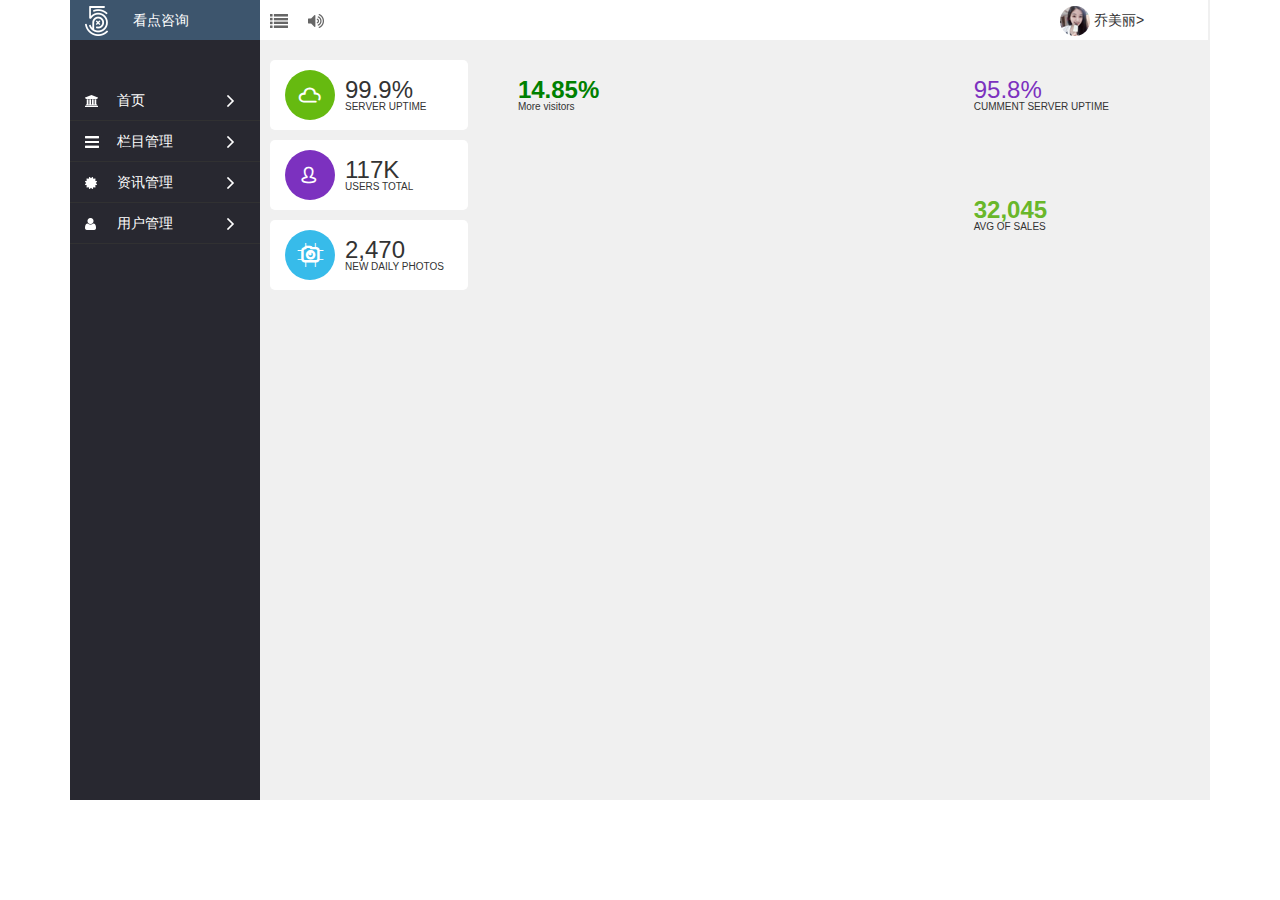
<file: index.html>
<!DOCTYPE html>
<html lang="en">
<head>
	<meta charset="UTF-8">
	<title>首页</title>
	<link rel="stylesheet" href="bootstrap-3.3.7/css/bootstrap.css">
	<link rel="stylesheet" href="css/bootstrapSwitch/css/bootstrap3/bootstrap-switch.min.css">
	<link rel="stylesheet" href="css/shouye.css">
	<link rel="stylesheet" href="css/iconFont/iconfont.css">
	<script src="jquery-3.3.1/jquery-3.3.1.min.js"></script>
	<script src="css/bootstrapSwitch/js/bootstrap-switch.min.js"></script>
	<script src="http://cdn.hcharts.cn/highcharts/highcharts.js"></script>
	<script src="js/config.js"></script>
	<script>
		$(function(){
			$('.r-bottom').load('shouye.html');
			$('ul li')[0].onclick = function(){
				$('.r-bottom').load('shouye.html');
			}
			$('ul li')[1].onclick = function(){
				$('.r-bottom').load('lanmu.html');
			}
			$('ul li')[2].onclick = function(){
				$('.r-bottom').load('zixun.html');
			}
			$('ul li')[3].onclick = function(){
				$('.r-bottom').load('yonghu.html');
			}
		});
	</script>
</head>
<body>
	<div class="container">
		<div class="left col-sm-2">
			<div class="l-top">
				<div class="col-sm-3">
					<img src="images/u9.png" alt="">
				</div>
				<div class="col-sm-9">看点咨询</div>
			</div>
			<div class="l-bottom">
				<ul>
					<li>
						<div class="col-sm-2"><img src="images/u1.png" alt=""></div>
						<div class="col-sm-7"><span>首页</span></div>
						<div class="col-sm-3"><img src="images/u0.png" alt=""></div>
					</li>
					<li>
						<div class="col-sm-2"><img src="images/u2.png" alt=""></div>
						<div class="col-sm-7"><span>栏目管理</span></div>
						<div class="col-sm-3"><img src="images/u0.png" alt=""></div>
					</li>
					<li>
						<div class="col-sm-2"><img src="images/u3.png" alt=""></div>
						<div class="col-sm-7"><span>资讯管理</span></div>
						<div class="col-sm-3"><img src="images/u0.png" alt=""></div>
					</li>
					<li>
						<div class="col-sm-2"><img src="images/u4.png" alt=""></div>
						<div class="col-sm-7"><span>用户管理</span></div>
						<div class="col-sm-3"><img src="images/u0.png" alt=""></div>
					</li>
				</ul>
			</div>
		</div>
		<div class="right col-sm-10">
			<div class="r-top">
				<div class="rt-1">
					<a href=""><img src="images/u11.png" alt=""></a>
				</div>
				<div class="rt-1">
					<a href=""><img src="images/u12.png" alt=""></a>
				</div>
				<div class="col-sm-2 col-sm-offset-9">
					<img src="images/u13.png" alt="">
					<span>乔美丽></span>
				</div>
			</div>
			<div class="r-bottom"></div>
		</div>
	</div>
</body>
</html>
</file>
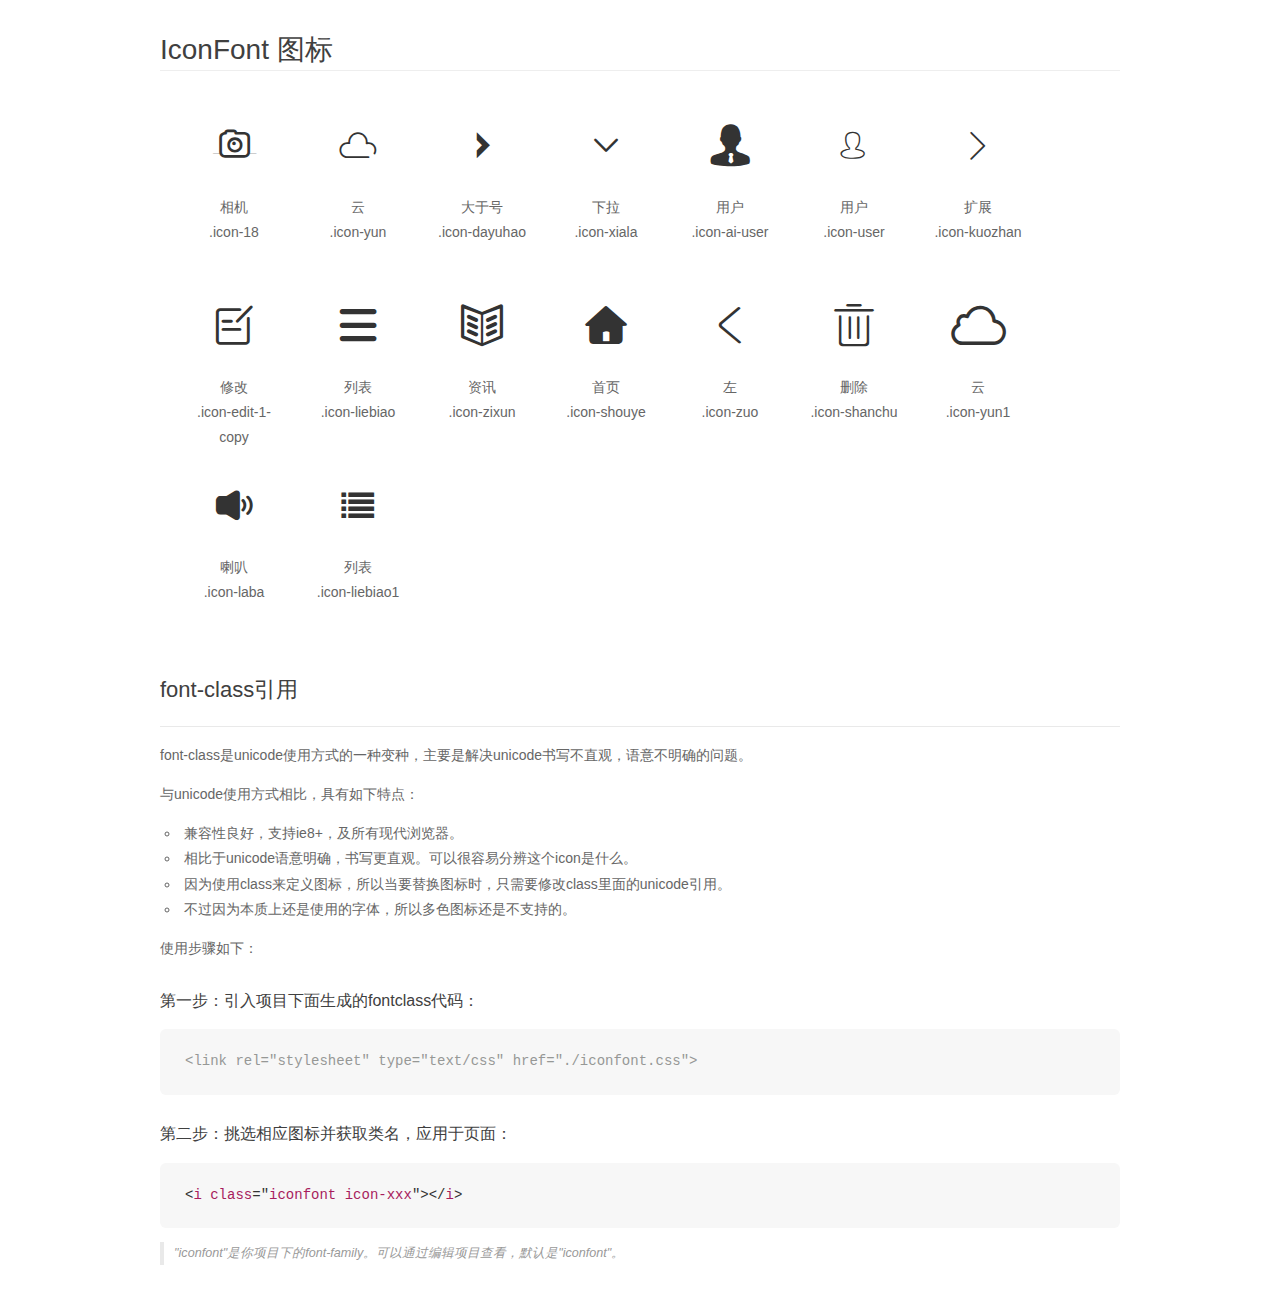
<file: css/iconFont/demo_fontclass.html>
<!DOCTYPE html>
<html>
<head>
    <meta charset="utf-8"/>
    <title>IconFont</title>
    <link rel="stylesheet" href="demo.css">
    <link rel="stylesheet" href="iconfont.css">
</head>
<body>
    <div class="main markdown">
        <h1>IconFont 图标</h1>
        <ul class="icon_lists clear">
            
                <li>
                <i class="icon iconfont icon-18"></i>
                    <div class="name">相机</div>
                    <div class="fontclass">.icon-18</div>
                </li>
            
                <li>
                <i class="icon iconfont icon-yun"></i>
                    <div class="name">云</div>
                    <div class="fontclass">.icon-yun</div>
                </li>
            
                <li>
                <i class="icon iconfont icon-dayuhao"></i>
                    <div class="name">大于号</div>
                    <div class="fontclass">.icon-dayuhao</div>
                </li>
            
                <li>
                <i class="icon iconfont icon-xiala"></i>
                    <div class="name">下拉</div>
                    <div class="fontclass">.icon-xiala</div>
                </li>
            
                <li>
                <i class="icon iconfont icon-ai-user"></i>
                    <div class="name">用户</div>
                    <div class="fontclass">.icon-ai-user</div>
                </li>
            
                <li>
                <i class="icon iconfont icon-user"></i>
                    <div class="name">用户</div>
                    <div class="fontclass">.icon-user</div>
                </li>
            
                <li>
                <i class="icon iconfont icon-kuozhan"></i>
                    <div class="name">扩展</div>
                    <div class="fontclass">.icon-kuozhan</div>
                </li>
            
                <li>
                <i class="icon iconfont icon-edit-1-copy"></i>
                    <div class="name">修改</div>
                    <div class="fontclass">.icon-edit-1-copy</div>
                </li>
            
                <li>
                <i class="icon iconfont icon-liebiao"></i>
                    <div class="name">列表</div>
                    <div class="fontclass">.icon-liebiao</div>
                </li>
            
                <li>
                <i class="icon iconfont icon-zixun"></i>
                    <div class="name">资讯</div>
                    <div class="fontclass">.icon-zixun</div>
                </li>
            
                <li>
                <i class="icon iconfont icon-shouye"></i>
                    <div class="name">首页</div>
                    <div class="fontclass">.icon-shouye</div>
                </li>
            
                <li>
                <i class="icon iconfont icon-zuo"></i>
                    <div class="name"> 左</div>
                    <div class="fontclass">.icon-zuo</div>
                </li>
            
                <li>
                <i class="icon iconfont icon-shanchu"></i>
                    <div class="name">删除</div>
                    <div class="fontclass">.icon-shanchu</div>
                </li>
            
                <li>
                <i class="icon iconfont icon-yun1"></i>
                    <div class="name">云</div>
                    <div class="fontclass">.icon-yun1</div>
                </li>
            
                <li>
                <i class="icon iconfont icon-laba"></i>
                    <div class="name">喇叭</div>
                    <div class="fontclass">.icon-laba</div>
                </li>
            
                <li>
                <i class="icon iconfont icon-liebiao1"></i>
                    <div class="name">列表</div>
                    <div class="fontclass">.icon-liebiao1</div>
                </li>
            
        </ul>

        <h2 id="font-class-">font-class引用</h2>
        <hr>

        <p>font-class是unicode使用方式的一种变种，主要是解决unicode书写不直观，语意不明确的问题。</p>
        <p>与unicode使用方式相比，具有如下特点：</p>
        <ul>
        <li>兼容性良好，支持ie8+，及所有现代浏览器。</li>
        <li>相比于unicode语意明确，书写更直观。可以很容易分辨这个icon是什么。</li>
        <li>因为使用class来定义图标，所以当要替换图标时，只需要修改class里面的unicode引用。</li>
        <li>不过因为本质上还是使用的字体，所以多色图标还是不支持的。</li>
        </ul>
        <p>使用步骤如下：</p>
        <h3 id="-fontclass-">第一步：引入项目下面生成的fontclass代码：</h3>


        <pre><code class="lang-js hljs javascript"><span class="hljs-comment">&lt;link rel="stylesheet" type="text/css" href="./iconfont.css"&gt;</span></code></pre>
        <h3 id="-">第二步：挑选相应图标并获取类名，应用于页面：</h3>
        <pre><code class="lang-css hljs">&lt;<span class="hljs-selector-tag">i</span> <span class="hljs-selector-tag">class</span>="<span class="hljs-selector-tag">iconfont</span> <span class="hljs-selector-tag">icon-xxx</span>"&gt;&lt;/<span class="hljs-selector-tag">i</span>&gt;</code></pre>
        <blockquote>
        <p>"iconfont"是你项目下的font-family。可以通过编辑项目查看，默认是"iconfont"。</p>
        </blockquote>
    </div>
</body>
</html>
</file>
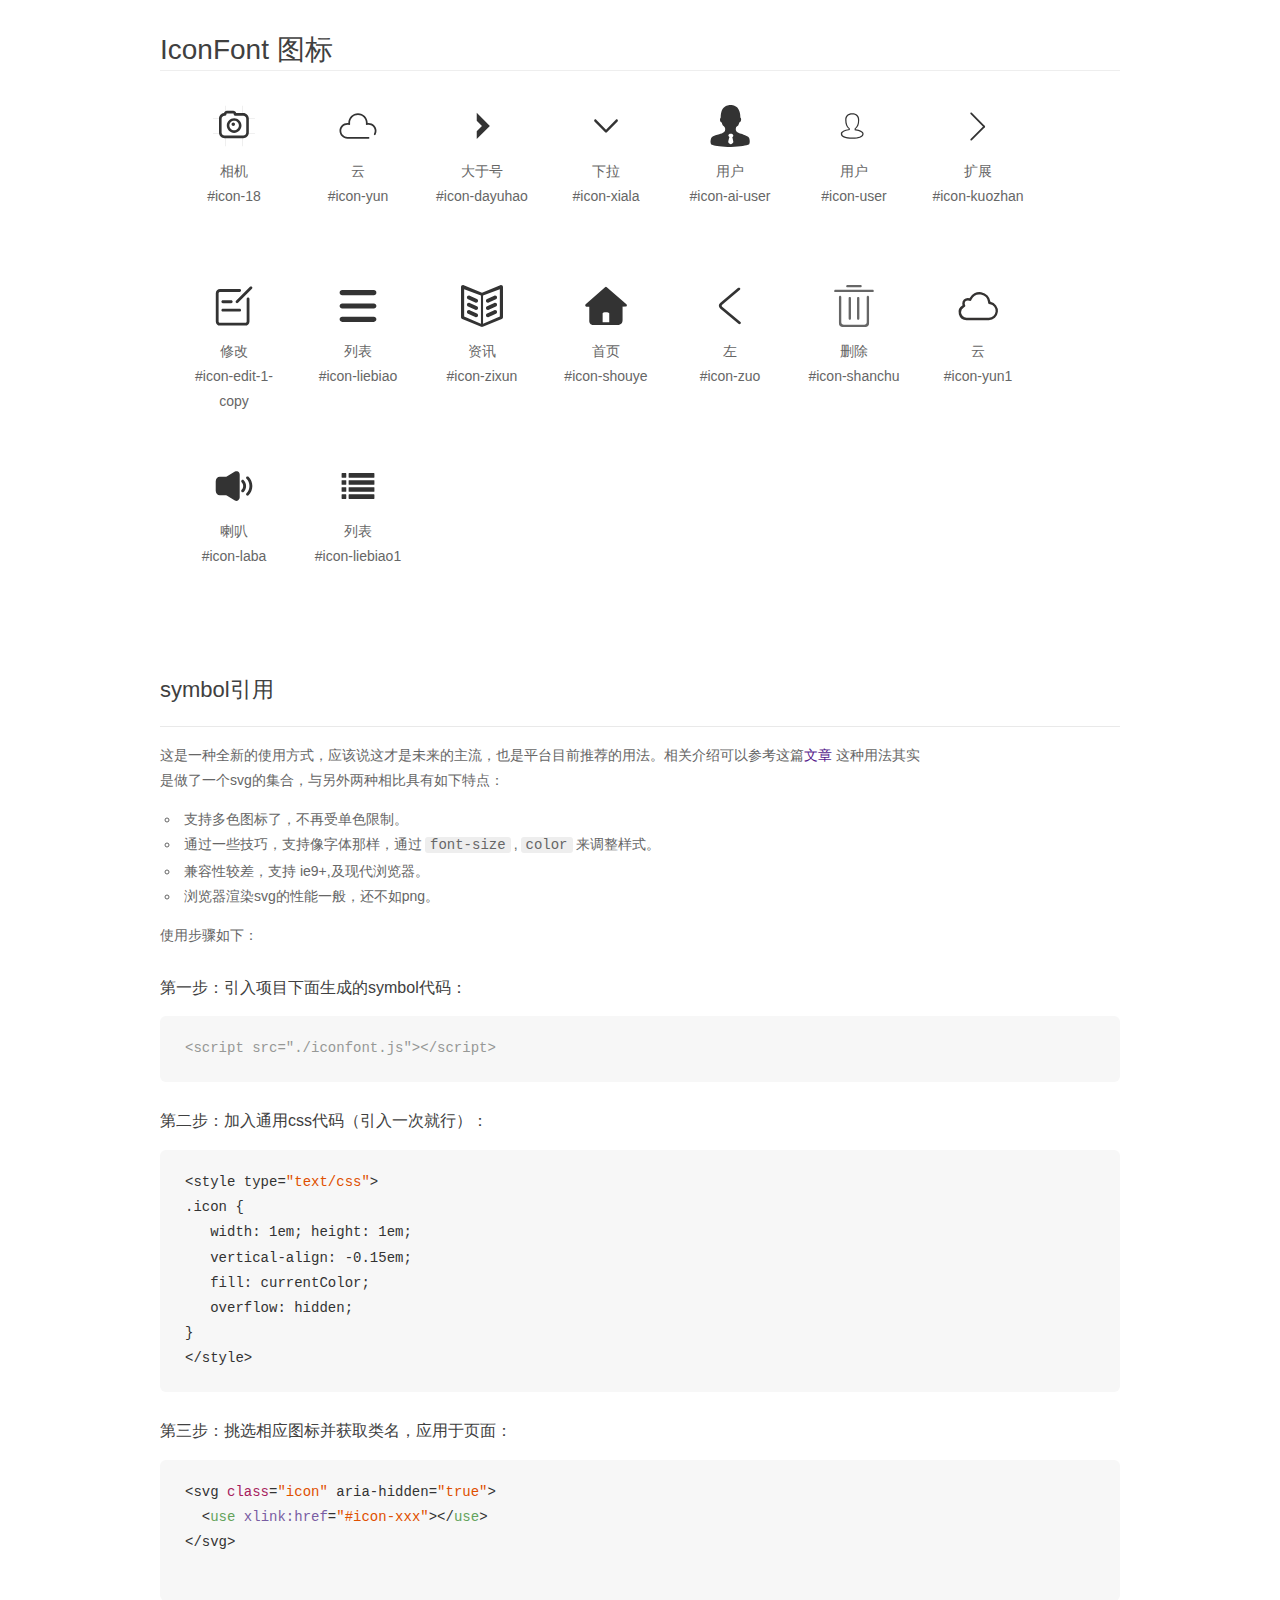
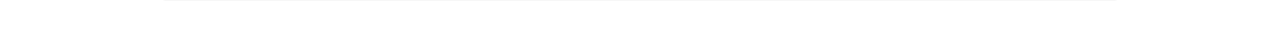
<file: css/iconFont/demo_symbol.html>
<!DOCTYPE html>
<html>
<head>
    <meta charset="utf-8"/>
    <title>IconFont</title>
    <link rel="stylesheet" href="demo.css">
    <script src="iconfont.js"></script>

    <style type="text/css">
        .icon {
          /* 通过设置 font-size 来改变图标大小 */
          width: 1em; height: 1em;
          /* 图标和文字相邻时，垂直对齐 */
          vertical-align: -0.15em;
          /* 通过设置 color 来改变 SVG 的颜色/fill */
          fill: currentColor;
          /* path 和 stroke 溢出 viewBox 部分在 IE 下会显示
             normalize.css 中也包含这行 */
          overflow: hidden;
        }

    </style>
</head>
<body>
    <div class="main markdown">
        <h1>IconFont 图标</h1>
        <ul class="icon_lists clear">
            
                <li>
                    <svg class="icon" aria-hidden="true">
                        <use xlink:href="#icon-18"></use>
                    </svg>
                    <div class="name">相机</div>
                    <div class="fontclass">#icon-18</div>
                </li>
            
                <li>
                    <svg class="icon" aria-hidden="true">
                        <use xlink:href="#icon-yun"></use>
                    </svg>
                    <div class="name">云</div>
                    <div class="fontclass">#icon-yun</div>
                </li>
            
                <li>
                    <svg class="icon" aria-hidden="true">
                        <use xlink:href="#icon-dayuhao"></use>
                    </svg>
                    <div class="name">大于号</div>
                    <div class="fontclass">#icon-dayuhao</div>
                </li>
            
                <li>
                    <svg class="icon" aria-hidden="true">
                        <use xlink:href="#icon-xiala"></use>
                    </svg>
                    <div class="name">下拉</div>
                    <div class="fontclass">#icon-xiala</div>
                </li>
            
                <li>
                    <svg class="icon" aria-hidden="true">
                        <use xlink:href="#icon-ai-user"></use>
                    </svg>
                    <div class="name">用户</div>
                    <div class="fontclass">#icon-ai-user</div>
                </li>
            
                <li>
                    <svg class="icon" aria-hidden="true">
                        <use xlink:href="#icon-user"></use>
                    </svg>
                    <div class="name">用户</div>
                    <div class="fontclass">#icon-user</div>
                </li>
            
                <li>
                    <svg class="icon" aria-hidden="true">
                        <use xlink:href="#icon-kuozhan"></use>
                    </svg>
                    <div class="name">扩展</div>
                    <div class="fontclass">#icon-kuozhan</div>
                </li>
            
                <li>
                    <svg class="icon" aria-hidden="true">
                        <use xlink:href="#icon-edit-1-copy"></use>
                    </svg>
                    <div class="name">修改</div>
                    <div class="fontclass">#icon-edit-1-copy</div>
                </li>
            
                <li>
                    <svg class="icon" aria-hidden="true">
                        <use xlink:href="#icon-liebiao"></use>
                    </svg>
                    <div class="name">列表</div>
                    <div class="fontclass">#icon-liebiao</div>
                </li>
            
                <li>
                    <svg class="icon" aria-hidden="true">
                        <use xlink:href="#icon-zixun"></use>
                    </svg>
                    <div class="name">资讯</div>
                    <div class="fontclass">#icon-zixun</div>
                </li>
            
                <li>
                    <svg class="icon" aria-hidden="true">
                        <use xlink:href="#icon-shouye"></use>
                    </svg>
                    <div class="name">首页</div>
                    <div class="fontclass">#icon-shouye</div>
                </li>
            
                <li>
                    <svg class="icon" aria-hidden="true">
                        <use xlink:href="#icon-zuo"></use>
                    </svg>
                    <div class="name"> 左</div>
                    <div class="fontclass">#icon-zuo</div>
                </li>
            
                <li>
                    <svg class="icon" aria-hidden="true">
                        <use xlink:href="#icon-shanchu"></use>
                    </svg>
                    <div class="name">删除</div>
                    <div class="fontclass">#icon-shanchu</div>
                </li>
            
                <li>
                    <svg class="icon" aria-hidden="true">
                        <use xlink:href="#icon-yun1"></use>
                    </svg>
                    <div class="name">云</div>
                    <div class="fontclass">#icon-yun1</div>
                </li>
            
                <li>
                    <svg class="icon" aria-hidden="true">
                        <use xlink:href="#icon-laba"></use>
                    </svg>
                    <div class="name">喇叭</div>
                    <div class="fontclass">#icon-laba</div>
                </li>
            
                <li>
                    <svg class="icon" aria-hidden="true">
                        <use xlink:href="#icon-liebiao1"></use>
                    </svg>
                    <div class="name">列表</div>
                    <div class="fontclass">#icon-liebiao1</div>
                </li>
            
        </ul>


        <h2 id="symbol-">symbol引用</h2>
        <hr>

        <p>这是一种全新的使用方式，应该说这才是未来的主流，也是平台目前推荐的用法。相关介绍可以参考这篇<a href="">文章</a>
        这种用法其实是做了一个svg的集合，与另外两种相比具有如下特点：</p>
        <ul>
          <li>支持多色图标了，不再受单色限制。</li>
          <li>通过一些技巧，支持像字体那样，通过<code>font-size</code>,<code>color</code>来调整样式。</li>
          <li>兼容性较差，支持 ie9+,及现代浏览器。</li>
          <li>浏览器渲染svg的性能一般，还不如png。</li>
        </ul>
        <p>使用步骤如下：</p>
        <h3 id="-symbol-">第一步：引入项目下面生成的symbol代码：</h3>
        <pre><code class="lang-js hljs javascript"><span class="hljs-comment">&lt;script src="./iconfont.js"&gt;&lt;/script&gt;</span></code></pre>
        <h3 id="-css-">第二步：加入通用css代码（引入一次就行）：</h3>
        <pre><code class="lang-js hljs javascript">&lt;style type=<span class="hljs-string">"text/css"</span>&gt;
.icon {
   width: <span class="hljs-number">1</span>em; height: <span class="hljs-number">1</span>em;
   vertical-align: <span class="hljs-number">-0.15</span>em;
   fill: currentColor;
   overflow: hidden;
}
&lt;<span class="hljs-regexp">/style&gt;</span></code></pre>
        <h3 id="-">第三步：挑选相应图标并获取类名，应用于页面：</h3>
        <pre><code class="lang-js hljs javascript">&lt;svg <span class="hljs-class"><span class="hljs-keyword">class</span></span>=<span class="hljs-string">"icon"</span> aria-hidden=<span class="hljs-string">"true"</span>&gt;<span class="xml"><span class="hljs-tag">
  &lt;<span class="hljs-name">use</span> <span class="hljs-attr">xlink:href</span>=<span class="hljs-string">"#icon-xxx"</span>&gt;</span><span class="hljs-tag">&lt;/<span class="hljs-name">use</span>&gt;</span>
</span>&lt;<span class="hljs-regexp">/svg&gt;
        </span></code></pre>
    </div>
</body>
</html>
</file>
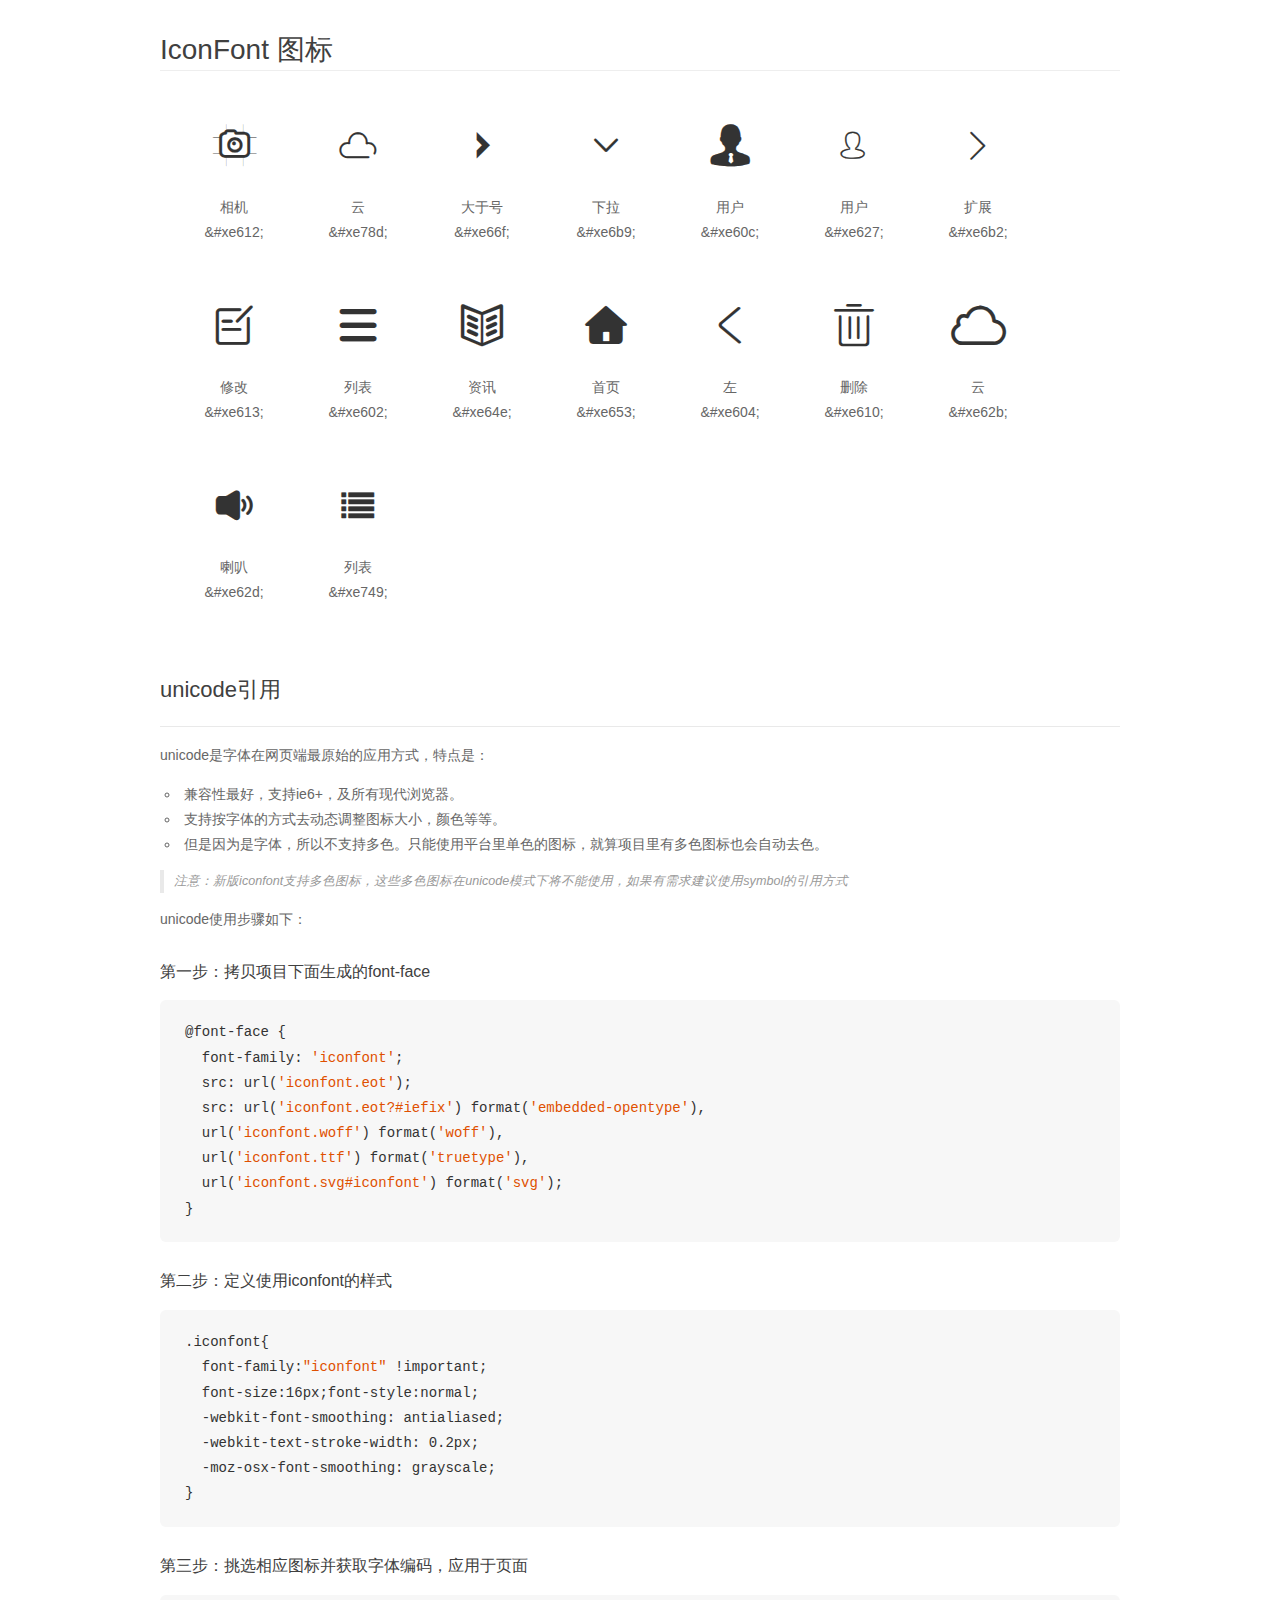
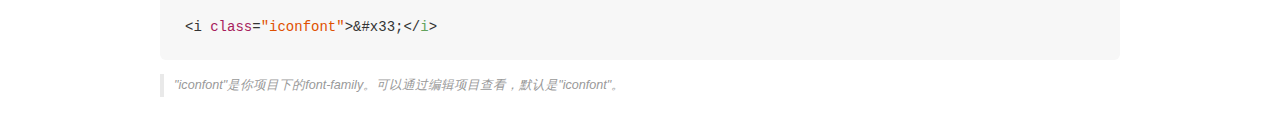
<file: css/iconFont/demo_unicode.html>
<!DOCTYPE html>
<html>
<head>
    <meta charset="utf-8"/>
    <title>IconFont</title>
    <link rel="stylesheet" href="demo.css">

    <style type="text/css">

        @font-face {font-family: "iconfont";
          src: url('iconfont.eot'); /* IE9*/
          src: url('iconfont.eot#iefix') format('embedded-opentype'), /* IE6-IE8 */
          url('iconfont.woff') format('woff'), /* chrome, firefox */
          url('iconfont.ttf') format('truetype'), /* chrome, firefox, opera, Safari, Android, iOS 4.2+*/
          url('iconfont.svg#iconfont') format('svg'); /* iOS 4.1- */
        }

        .iconfont {
          font-family:"iconfont" !important;
          font-size:16px;
          font-style:normal;
          -webkit-font-smoothing: antialiased;
          -webkit-text-stroke-width: 0.2px;
          -moz-osx-font-smoothing: grayscale;
        }

    </style>
</head>
<body>
    <div class="main markdown">
        <h1>IconFont 图标</h1>
        <ul class="icon_lists clear">
            
                <li>
                <i class="icon iconfont">&#xe612;</i>
                    <div class="name">相机</div>
                    <div class="code">&amp;#xe612;</div>
                </li>
            
                <li>
                <i class="icon iconfont">&#xe78d;</i>
                    <div class="name">云</div>
                    <div class="code">&amp;#xe78d;</div>
                </li>
            
                <li>
                <i class="icon iconfont">&#xe66f;</i>
                    <div class="name">大于号</div>
                    <div class="code">&amp;#xe66f;</div>
                </li>
            
                <li>
                <i class="icon iconfont">&#xe6b9;</i>
                    <div class="name">下拉</div>
                    <div class="code">&amp;#xe6b9;</div>
                </li>
            
                <li>
                <i class="icon iconfont">&#xe60c;</i>
                    <div class="name">用户</div>
                    <div class="code">&amp;#xe60c;</div>
                </li>
            
                <li>
                <i class="icon iconfont">&#xe627;</i>
                    <div class="name">用户</div>
                    <div class="code">&amp;#xe627;</div>
                </li>
            
                <li>
                <i class="icon iconfont">&#xe6b2;</i>
                    <div class="name">扩展</div>
                    <div class="code">&amp;#xe6b2;</div>
                </li>
            
                <li>
                <i class="icon iconfont">&#xe613;</i>
                    <div class="name">修改</div>
                    <div class="code">&amp;#xe613;</div>
                </li>
            
                <li>
                <i class="icon iconfont">&#xe602;</i>
                    <div class="name">列表</div>
                    <div class="code">&amp;#xe602;</div>
                </li>
            
                <li>
                <i class="icon iconfont">&#xe64e;</i>
                    <div class="name">资讯</div>
                    <div class="code">&amp;#xe64e;</div>
                </li>
            
                <li>
                <i class="icon iconfont">&#xe653;</i>
                    <div class="name">首页</div>
                    <div class="code">&amp;#xe653;</div>
                </li>
            
                <li>
                <i class="icon iconfont">&#xe604;</i>
                    <div class="name"> 左</div>
                    <div class="code">&amp;#xe604;</div>
                </li>
            
                <li>
                <i class="icon iconfont">&#xe610;</i>
                    <div class="name">删除</div>
                    <div class="code">&amp;#xe610;</div>
                </li>
            
                <li>
                <i class="icon iconfont">&#xe62b;</i>
                    <div class="name">云</div>
                    <div class="code">&amp;#xe62b;</div>
                </li>
            
                <li>
                <i class="icon iconfont">&#xe62d;</i>
                    <div class="name">喇叭</div>
                    <div class="code">&amp;#xe62d;</div>
                </li>
            
                <li>
                <i class="icon iconfont">&#xe749;</i>
                    <div class="name">列表</div>
                    <div class="code">&amp;#xe749;</div>
                </li>
            
        </ul>
        <h2 id="unicode-">unicode引用</h2>
        <hr>

        <p>unicode是字体在网页端最原始的应用方式，特点是：</p>
        <ul>
        <li>兼容性最好，支持ie6+，及所有现代浏览器。</li>
        <li>支持按字体的方式去动态调整图标大小，颜色等等。</li>
        <li>但是因为是字体，所以不支持多色。只能使用平台里单色的图标，就算项目里有多色图标也会自动去色。</li>
        </ul>
        <blockquote>
        <p>注意：新版iconfont支持多色图标，这些多色图标在unicode模式下将不能使用，如果有需求建议使用symbol的引用方式</p>
        </blockquote>
        <p>unicode使用步骤如下：</p>
        <h3 id="-font-face">第一步：拷贝项目下面生成的font-face</h3>
        <pre><code class="lang-js hljs javascript">@font-face {
  font-family: <span class="hljs-string">'iconfont'</span>;
  src: url(<span class="hljs-string">'iconfont.eot'</span>);
  src: url(<span class="hljs-string">'iconfont.eot?#iefix'</span>) format(<span class="hljs-string">'embedded-opentype'</span>),
  url(<span class="hljs-string">'iconfont.woff'</span>) format(<span class="hljs-string">'woff'</span>),
  url(<span class="hljs-string">'iconfont.ttf'</span>) format(<span class="hljs-string">'truetype'</span>),
  url(<span class="hljs-string">'iconfont.svg#iconfont'</span>) format(<span class="hljs-string">'svg'</span>);
}
</code></pre>
        <h3 id="-iconfont-">第二步：定义使用iconfont的样式</h3>
        <pre><code class="lang-js hljs javascript">.iconfont{
  font-family:<span class="hljs-string">"iconfont"</span> !important;
  font-size:<span class="hljs-number">16</span>px;font-style:normal;
  -webkit-font-smoothing: antialiased;
  -webkit-text-stroke-width: <span class="hljs-number">0.2</span>px;
  -moz-osx-font-smoothing: grayscale;
}
</code></pre>
        <h3 id="-">第三步：挑选相应图标并获取字体编码，应用于页面</h3>
        <pre><code class="lang-js hljs javascript">&lt;i <span class="hljs-class"><span class="hljs-keyword">class</span></span>=<span class="hljs-string">"iconfont"</span>&gt;&amp;#x33;<span class="xml"><span class="hljs-tag">&lt;/<span class="hljs-name">i</span>&gt;</span></span></code></pre>

        <blockquote>
        <p>"iconfont"是你项目下的font-family。可以通过编辑项目查看，默认是"iconfont"。</p>
        </blockquote>
    </div>


</body>
</html>
</file>
<file: css/shouye.css>
ul, li {
	list-style: none;
	padding: 0;
}
.container {
	height: 800px;
	overflow: hidden;
}
.left {
	height: 100%;
	background-color: #282830;
	padding: 0;
	color: white;
}
.l-top {
	position: relative;
	height: 40px;
	line-height: 40px;
	background-color: #3d556d;
	cursor: pointer;
}
.l-bottom {
	position: relative;
	margin-top: 40px;
}
.l-bottom li {
	position: relative;
	line-height: 40px;
	overflow: hidden;
	border-bottom: 1px solid #313132;
	cursor: pointer;
}
.right {
	height: 100%;
	background-color: #f0f0f0;
	padding: 0;
	border-right: 2px solid #f0f0f0;
}
.r-top {
	line-height: 40px;
	overflow: hidden;
	background-color: #fff;
}
.rt-1{
	float: left;
	padding: 0 10px;
}
.r-bottom {
	height: 760px;
	padding: 10px;
}
.rb-top {
	height: 240px;
	margin-bottom: 10px;
}
.rb-bottom {
	height: 320px;
}


.rbt-left {
	height: 70px;
	background-color: #fff;
	margin-bottom: 15px;
}
.rbt-left3 {
	margin: 0;
}
.rbt-left {
    position: relative;
}
.rbt-left > div:first-child {
	position: absolute;
	top: 10px;
	left: 10px;
	width: 50px;
	height: 50px;
	border-radius: 50%;
	text-align: center;
	line-height: 50px;
	background-color: #64bb12;
}
.rbt-left > div:last-child {
    position: absolute;
    top: 10px;
    right: 40px;
}
.rbt-left span {
	font-size: 25px;
}
.rbt-left .span2 {
	font-size: 8px;
}
.r-bottom {
	height: 750px;
	overflow: auto;
}


.modal-dialog {
	width: 300px;
	margin-right: 190px;
	margin-top: 0;
}
.modal-content {
	height: 800px;
}
.backDiv {
	float: left;
	cursor: pointer;
}
.form label{
	font-weight: normal;
}
.alertDiv {
	display: none;
	position: absolute;
	top: 20px;
	right: 20px;
	width: 300px;
}
</file>
<file: css/iconFont/iconfont.css>
@font-face {font-family: "iconfont";
  src: url('iconfont.eot?t=1538058742683'); /* IE9*/
  src: url('iconfont.eot?t=1538058742683#iefix') format('embedded-opentype'), /* IE6-IE8 */
  url('[data-uri]') format('woff'),
  url('iconfont.ttf?t=1538058742683') format('truetype'), /* chrome, firefox, opera, Safari, Android, iOS 4.2+*/
  url('iconfont.svg?t=1538058742683#iconfont') format('svg'); /* iOS 4.1- */
}

.iconfont {
  font-family:"iconfont" !important;
  font-size:16px;
  font-style:normal;
  -webkit-font-smoothing: antialiased;
  -moz-osx-font-smoothing: grayscale;
}

.icon-18:before { content: "\e612"; }

.icon-yun:before { content: "\e78d"; }

.icon-dayuhao:before { content: "\e66f"; }

.icon-xiala:before { content: "\e6b9"; }

.icon-ai-user:before { content: "\e60c"; }

.icon-user:before { content: "\e627"; }

.icon-kuozhan:before { content: "\e6b2"; }

.icon-edit-1-copy:before { content: "\e613"; }

.icon-liebiao:before { content: "\e602"; }

.icon-zixun:before { content: "\e64e"; }

.icon-shouye:before { content: "\e653"; }

.icon-zuo:before { content: "\e604"; }

.icon-shanchu:before { content: "\e610"; }

.icon-yun1:before { content: "\e62b"; }

.icon-laba:before { content: "\e62d"; }

.icon-liebiao1:before { content: "\e749"; }
</file>
<file: css/iconFont/demo.css>
*{margin: 0;padding: 0;list-style: none;}
/*
KISSY CSS Reset
理念：1. reset 的目的不是清除浏览器的默认样式，这仅是部分工作。清除和重置是紧密不可分的。
2. reset 的目的不是让默认样式在所有浏览器下一致，而是减少默认样式有可能带来的问题。
3. reset 期望提供一套普适通用的基础样式。但没有银弹，推荐根据具体需求，裁剪和修改后再使用。
特色：1. 适应中文；2. 基于最新主流浏览器。
维护：玉伯<lifesinger@gmail.com>, 正淳<ragecarrier@gmail.com>
 */

/** 清除内外边距 **/
body, h1, h2, h3, h4, h5, h6, hr, p, blockquote, /* structural elements 结构元素 */
dl, dt, dd, ul, ol, li, /* list elements 列表元素 */
pre, /* text formatting elements 文本格式元素 */
form, fieldset, legend, button, input, textarea, /* form elements 表单元素 */
th, td /* table elements 表格元素 */ {
  margin: 0;
  padding: 0;
}

/** 设置默认字体 **/
body,
button, input, select, textarea /* for ie */ {
  font: 12px/1.5 tahoma, arial, \5b8b\4f53, sans-serif;
}
h1, h2, h3, h4, h5, h6 { font-size: 100%; }
address, cite, dfn, em, var { font-style: normal; } /* 将斜体扶正 */
code, kbd, pre, samp { font-family: courier new, courier, monospace; } /* 统一等宽字体 */
small { font-size: 12px; } /* 小于 12px 的中文很难阅读，让 small 正常化 */

/** 重置列表元素 **/
ul, ol { list-style: none; }

/** 重置文本格式元素 **/
a { text-decoration: none; }
a:hover { text-decoration: underline; }


/** 重置表单元素 **/
legend { color: #000; } /* for ie6 */
fieldset, img { border: 0; } /* img 搭车：让链接里的 img 无边框 */
button, input, select, textarea { font-size: 100%; } /* 使得表单元素在 ie 下能继承字体大小 */
/* 注：optgroup 无法扶正 */

/** 重置表格元素 **/
table { border-collapse: collapse; border-spacing: 0; }

/* 清除浮动 */
.ks-clear:after, .clear:after {
  content: '\20';
  display: block;
  height: 0;
  clear: both;
}
.ks-clear, .clear {
  *zoom: 1;
}

.main {
  padding: 30px 100px;
width: 960px;
margin: 0 auto;
}
.main h1{font-size:36px; color:#333; text-align:left;margin-bottom:30px; border-bottom: 1px solid #eee;}

.helps{margin-top:40px;}
.helps pre{
  padding:20px;
  margin:10px 0;
  border:solid 1px #e7e1cd;
  background-color: #fffdef;
  overflow: auto;
}

.icon_lists{
  width: 100% !important;

}

.icon_lists li{
  float:left;
  width: 100px;
  height:180px;
  text-align: center;
  list-style: none !important;
}
.icon_lists .icon{
  font-size: 42px;
  line-height: 100px;
  margin: 10px 0;
  color:#333;
  -webkit-transition: font-size 0.25s ease-out 0s;
  -moz-transition: font-size 0.25s ease-out 0s;
  transition: font-size 0.25s ease-out 0s;

}
.icon_lists .icon:hover{
  font-size: 100px;
}



.markdown {
  color: #666;
  font-size: 14px;
  line-height: 1.8;
}

.highlight {
  line-height: 1.5;
}

.markdown img {
  vertical-align: middle;
  max-width: 100%;
}

.markdown h1 {
  color: #404040;
  font-weight: 500;
  line-height: 40px;
  margin-bottom: 24px;
}

.markdown h2,
.markdown h3,
.markdown h4,
.markdown h5,
.markdown h6 {
  color: #404040;
  margin: 1.6em 0 0.6em 0;
  font-weight: 500;
  clear: both;
}

.markdown h1 {
  font-size: 28px;
}

.markdown h2 {
  font-size: 22px;
}

.markdown h3 {
  font-size: 16px;
}

.markdown h4 {
  font-size: 14px;
}

.markdown h5 {
  font-size: 12px;
}

.markdown h6 {
  font-size: 12px;
}

.markdown hr {
  height: 1px;
  border: 0;
  background: #e9e9e9;
  margin: 16px 0;
  clear: both;
}

.markdown p,
.markdown pre {
  margin: 1em 0;
}

.markdown > p,
.markdown > blockquote,
.markdown > .highlight,
.markdown > ol,
.markdown > ul {
  width: 80%;
}

.markdown ul > li {
  list-style: circle;
}

.markdown > ul li,
.markdown blockquote ul > li {
  margin-left: 20px;
  padding-left: 4px;
}

.markdown > ul li p,
.markdown > ol li p {
  margin: 0.6em 0;
}

.markdown ol > li {
  list-style: decimal;
}

.markdown > ol li,
.markdown blockquote ol > li {
  margin-left: 20px;
  padding-left: 4px;
}

.markdown code {
  margin: 0 3px;
  padding: 0 5px;
  background: #eee;
  border-radius: 3px;
}

.markdown pre {
  border-radius: 6px;
  background: #f7f7f7;
  padding: 20px;
}

.markdown pre code {
  border: none;
  background: #f7f7f7;
  margin: 0;
}

.markdown strong,
.markdown b {
  font-weight: 600;
}

.markdown > table {
  border-collapse: collapse;
  border-spacing: 0px;
  empty-cells: show;
  border: 1px solid #e9e9e9;
  width: 95%;
  margin-bottom: 24px;
}

.markdown > table th {
  white-space: nowrap;
  color: #333;
  font-weight: 600;

}

.markdown > table th,
.markdown > table td {
  border: 1px solid #e9e9e9;
  padding: 8px 16px;
  text-align: left;
}

.markdown > table th {
  background: #F7F7F7;
}

.markdown blockquote {
  font-size: 90%;
  color: #999;
  border-left: 4px solid #e9e9e9;
  padding-left: 0.8em;
  margin: 1em 0;
  font-style: italic;
}

.markdown blockquote p {
  margin: 0;
}

.markdown .anchor {
  opacity: 0;
  transition: opacity 0.3s ease;
  margin-left: 8px;
}

.markdown .waiting {
  color: #ccc;
}

.markdown h1:hover .anchor,
.markdown h2:hover .anchor,
.markdown h3:hover .anchor,
.markdown h4:hover .anchor,
.markdown h5:hover .anchor,
.markdown h6:hover .anchor {
  opacity: 1;
  display: inline-block;
}

.markdown > br,
.markdown > p > br {
  clear: both;
}


.hljs {
  display: block;
  background: white;
  padding: 0.5em;
  color: #333333;
  overflow-x: auto;
}

.hljs-comment,
.hljs-meta {
  color: #969896;
}

.hljs-string,
.hljs-variable,
.hljs-template-variable,
.hljs-strong,
.hljs-emphasis,
.hljs-quote {
  color: #df5000;
}

.hljs-keyword,
.hljs-selector-tag,
.hljs-type {
  color: #a71d5d;
}

.hljs-literal,
.hljs-symbol,
.hljs-bullet,
.hljs-attribute {
  color: #0086b3;
}

.hljs-section,
.hljs-name {
  color: #63a35c;
}

.hljs-tag {
  color: #333333;
}

.hljs-title,
.hljs-attr,
.hljs-selector-id,
.hljs-selector-class,
.hljs-selector-attr,
.hljs-selector-pseudo {
  color: #795da3;
}

.hljs-addition {
  color: #55a532;
  background-color: #eaffea;
}

.hljs-deletion {
  color: #bd2c00;
  background-color: #ffecec;
}

.hljs-link {
  text-decoration: underline;
}

pre{
  background: #fff;
}
</file>
